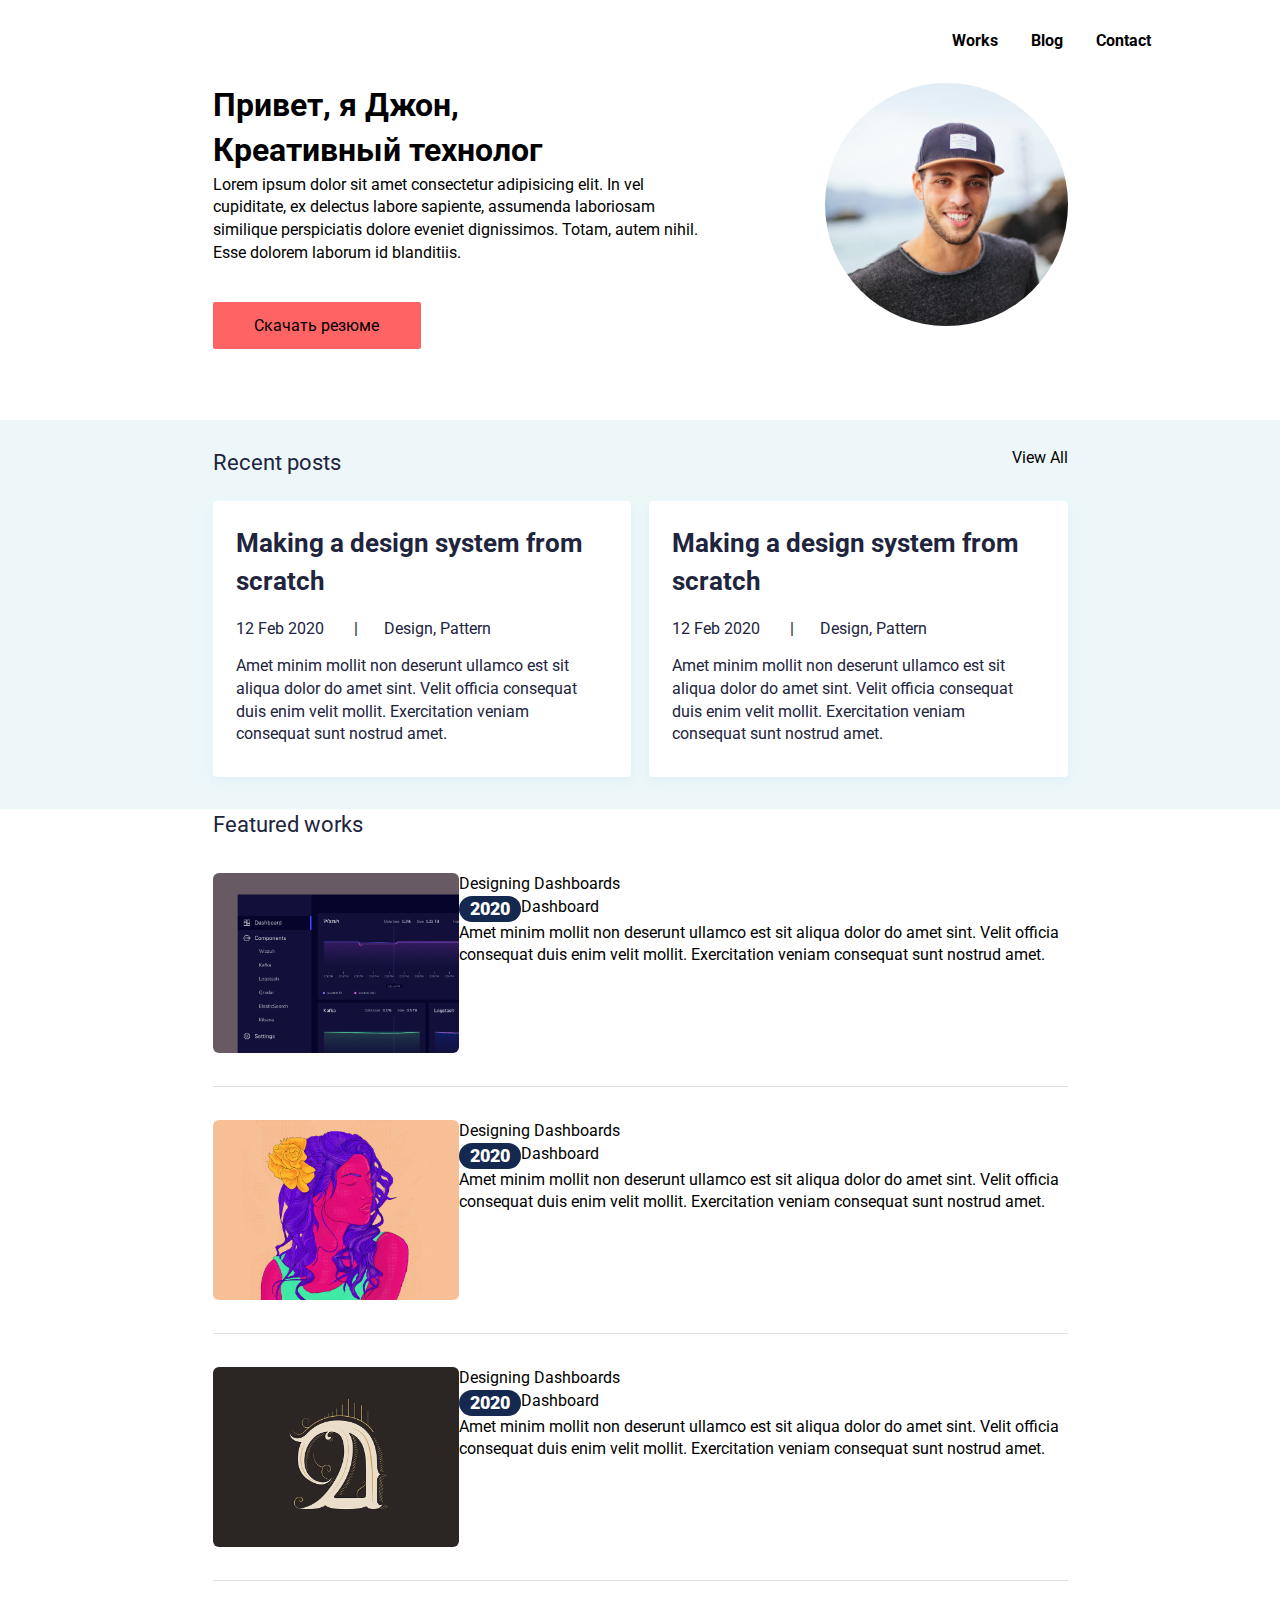
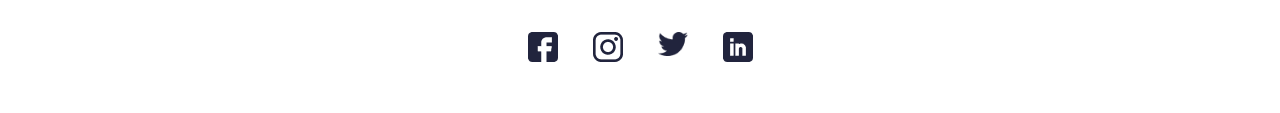
<file: index.html>
<!DOCTYPE html>
<html lang="ru">

<head>
    <meta charset="UTF-8">
    <meta http-equiv="X-UA-Compatible" content="IE=edge">
    <meta name="viewport" content="width=device-width, initial-scale=1.0">
    <link rel="preconnect" href="https://fonts.googleapis.com">
    <link rel="preconnect" href="https://fonts.gstatic.com" crossorigin>
    <link href="https://fonts.googleapis.com/css2?family=Roboto:wght@400;500;700;900&display=swap" rel="stylesheet">
    <link rel="stylesheet" href="css/normalize.css">
    <link rel="stylesheet" href="css/style.css">
    <title>Портфолио</title>
</head>

<body>
    <div class="wrapper">
        <header class="header">
            <div class="container header__container">
                <nav class="nav">
                    <ul class="nav__list">
                        <li class="nav__item">
                            <a href="#" class="nav__link"> <b> Works</b></a>
                        </li>
                        <li class="nav__item">
                            <a href="#" class="nav__link"> <b> Blog</b></a>
                        </li>
                        <li class="nav__item">
                            <a href="#" class="nav__link"> <b> Contact</b></a>
                        </li>
                    </ul>
                </nav>
                <div class="header-burger">
                    <div class="header-burger__el"></div>
                </div>
            </div>
        </header>
        <main class="main">
            <section class="about">
                <div class="container about__container">
                    <div class="about__info">
                        <h1 class="title about__title">
                            Привет, я Джон, <br>
                            Креативный технолог
                        </h1>
                        <div class="about__desc">
                            Lorem ipsum dolor sit amet consectetur adipisicing elit. In vel cupiditate, ex delectus
                            labore
                            sapiente, assumenda laboriosam similique perspiciatis dolore eveniet dignissimos. Totam,
                            autem
                            nihil. Esse dolorem laborum id blanditiis.
                        </div>
                        <button class="button download-btn">Скачать резюме</button>
                    </div>
                    <div class="about__avatar">
                        <img src="img/John.png" alt="Автар" class="about__img">
                    </div>
                </div>
            </section>
            <section class="recent-posts">
                <div class="container">
                    <div class="recent-posts__top">
                        <div class="title-category recent-posts__title">Recent posts</div>
                        <a href="#" class="recent-posts__link">View All</a>
                    </div>
                    <div class="recent-posts__articles">
                        <article class="recent-posts__article">
                            <div class="recent-posts__subtitle">
                                Making a design system from scratch
                            </div>
                            <div class="recent-posts__info">
                                12 Feb 2020 <span class="recent-post__separator">|</span>Design, Pattern
                            </div>
                            <div class="recent-posts__text">Amet minim mollit non deserunt ullamco est sit aliqua dolor
                                do amet sint. Velit officia consequat duis enim velit mollit. Exercitation veniam
                                consequat sunt nostrud amet.</div>
                        </article>
                        <article class="recent-posts__article">
                            <div class="recent-posts__subtitle">
                                Making a design system from scratch
                            </div>
                            <div class="recent-posts__info">
                                12 Feb 2020 <span class="recent-post__separator">|</span>Design, Pattern
                            </div>
                            <div class="recent-posts__text">Amet minim mollit non deserunt ullamco est sit aliqua dolor
                                do amet sint. Velit officia consequat duis enim velit mollit. Exercitation veniam
                                consequat sunt nostrud amet.</div>
                        </article>
                    </div>
                </div>
            </section>
            <section class="featured">
                <div class="container">
                    <div class="title-category">Featured works</div>
                    <div class="featured__works">
                        <article class="work">
                            <div class="work__img-wrap">
                                <img src="img/e719e9d93c02a87ba51308ebb0297cdf.png" alt="" class="work__img">
                            </div>
                            <div class="work__info">
                                <div class="work__title">Designing Dashboards</div>
                                <div class="work__date-block">
                                    <div class="work__date">2020</div>
                                    <div class="work__category">Dashboard</div>
                                </div>
                                <div class="work__text">
                                    Amet minim mollit non deserunt ullamco est sit aliqua dolor do amet sint. Velit
                                    officia consequat duis enim velit mollit. Exercitation veniam consequat sunt nostrud
                                    amet.
                                </div>
                            </div>
                        </article>
                        <article class="work">
                            <div class="work__img-wrap">
                                <img src="img/6f359e2db24fc4e08bfd61cf50427139.png" alt="" class="work__img">
                            </div>
                            <div class="work__info">
                                <div class="work__title">Designing Dashboards</div>
                                <div class="work__date-block">
                                    <div class="work__date">2020</div>
                                    <div class="work__category">Dashboard</div>
                                </div>
                                <div class="work__text">
                                    Amet minim mollit non deserunt ullamco est sit aliqua dolor do amet sint. Velit
                                    officia consequat duis enim velit mollit. Exercitation veniam consequat sunt nostrud
                                    amet.
                                </div>
                            </div>
                        </article>
                        <article class="work">
                            <div class="work__img-wrap">
                                <img src="img/a561b38768fbe6667854fc00641b25fb.png" alt="" class="work__img">
                            </div>
                            <div class="work__info">
                                <div class="work__title">Designing Dashboards</div>
                                <div class="work__date-block">
                                    <div class="work__date">2020</div>
                                    <div class="work__category">Dashboard</div>
                                </div>
                                <div class="work__text">
                                    Amet minim mollit non deserunt ullamco est sit aliqua dolor do amet sint. Velit
                                    officia consequat duis enim velit mollit. Exercitation veniam consequat sunt nostrud
                                    amet.
                                </div>
                            </div>
                        </article>
                    </div>
                </div>
            </section>
            <footer class="container footer">
                <div class="footer__content">
                    <ul class="footer__social-list">
                        <li class="footer__social-item">
                            <a href="" class="footer__social-link footer__social-link--fb">fb</a>
                        </li>
                        <li class="footer__social-item">
                            <a href="" class="footer__social-link footer__social-link--insta">insta</a>
                        </li>
                        <li class="footer__social-item">
                            <a href="" class="footer__social-link footer__social-link--tw">tw</a>
                        </li>
                        <li class="footer__social-item">
                            <a href="" class="footer__social-link footer__social-link--in">in</a>
                        </li>
                    </ul>
                </div>
            </footer>
        </main>
    </div>
</body>

</html>
</file>
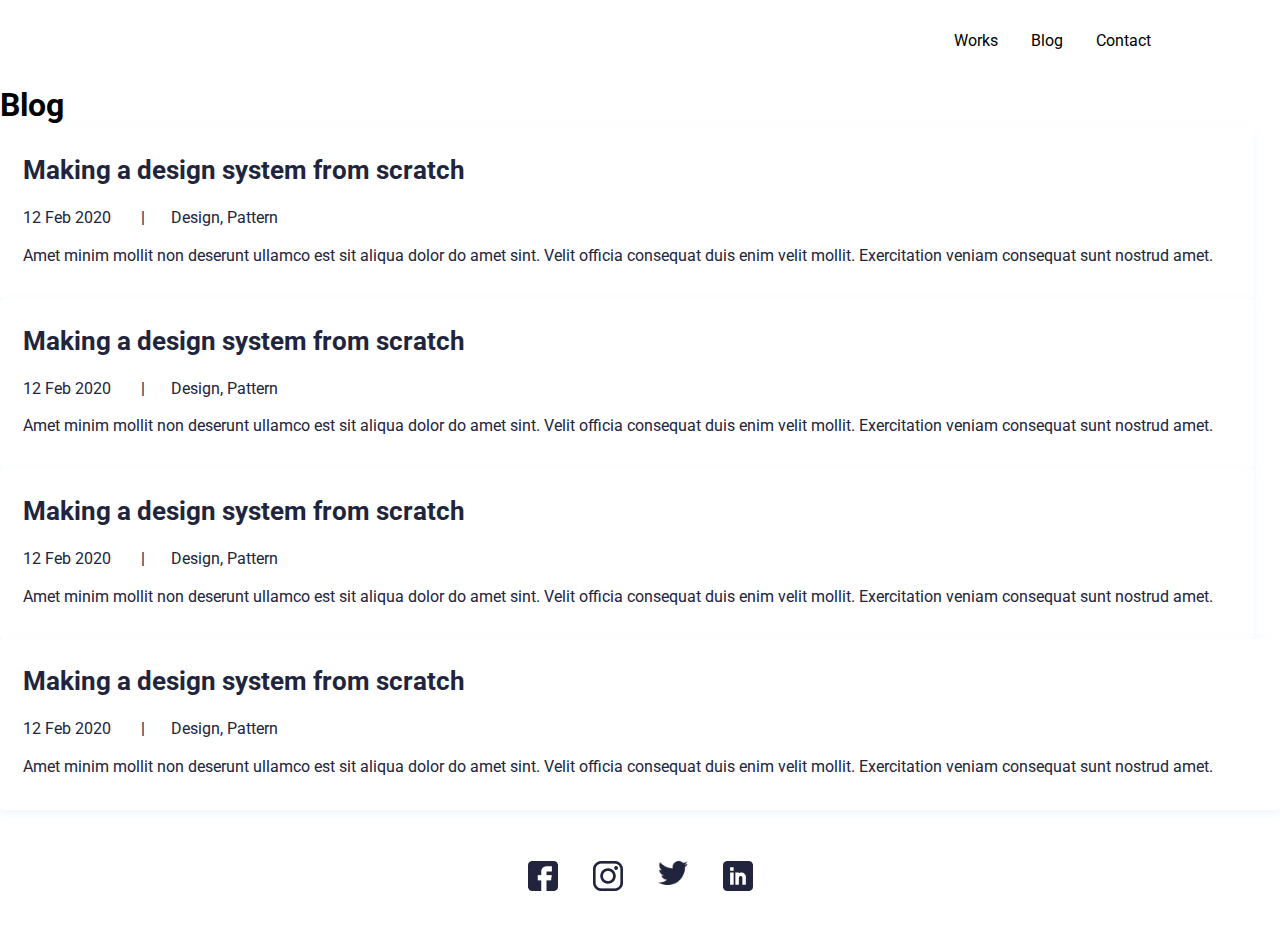
<file: blog.html>
<!DOCTYPE html>
<html lang="ru">

<head>
    <meta charset="UTF-8">
    <meta http-equiv="X-UA-Compatible" content="IE=edge">
    <meta name="viewport" content="width=device-width, initial-scale=1.0">
    <link rel="preconnect" href="https://fonts.googleapis.com">
    <link rel="preconnect" href="https://fonts.gstatic.com" crossorigin>
    <link href="https://fonts.googleapis.com/css2?family=Roboto:wght@400;500;700;900&display=swap" rel="stylesheet">
    <link rel="stylesheet" href="css/normalize.css">
    <link rel="stylesheet" href="css/style.css">
    <title>Портфолио</title>
</head>

<body>
    <div class="wrapper">
        <header class="header">
            <div class="container header__container">
                <nav class="nav">
                    <ul class="nav__list">
                        <li class="nav__item">
                            <a href="#" class="nav__link">Works</a>
                        </li>
                        <li class="nav__item">
                            <a href="blog.html" class="nav__link">Blog</a>
                        </li>
                        <li class="nav__item">
                            <a href="index.html" class="nav__link">Contact</a>
                        </li>
                    </ul>
                </nav>
                <div class="header-burger">
                    <div class="header-burger__el"></div>
                </div>
            </div>
        </header>




        <main class="main">
            <div class="blog-page container"></div>
            <h1 class="title">Blog</h1>
            <div class="blog__articles">
                <article class="recent-posts__article">
                    <div class="blog__subtitle">
                        Making a design system from scratch
                    </div>
                    <div class="blog__info">
                        12 Feb 2020 <span class="blog__separator">|</span>Design, Pattern
                    </div>
                    <div class="blog__text">Amet minim mollit non deserunt ullamco est sit aliqua dolor
                        do amet sint. Velit officia consequat duis enim velit mollit. Exercitation veniam
                        consequat sunt nostrud amet.</div>
                </article>
                <article class="recent-posts__article">
                    <div class="blog__subtitle">
                        Making a design system from scratch
                    </div>
                    <div class="blog__info">
                        12 Feb 2020 <span class="blog__separator">|</span>Design, Pattern
                    </div>
                    <div class="blog__text">Amet minim mollit non deserunt ullamco est sit aliqua dolor
                        do amet sint. Velit officia consequat duis enim velit mollit. Exercitation veniam
                        consequat sunt nostrud amet.</div>
                </article>
                <article class="recent-posts__article">
                    <div class="blog__subtitle">
                        Making a design system from scratch
                    </div>
                    <div class="blog__info">
                        12 Feb 2020 <span class="blog__separator">|</span>Design, Pattern
                    </div>
                    <div class="blog__text">Amet minim mollit non deserunt ullamco est sit aliqua dolor
                        do amet sint. Velit officia consequat duis enim velit mollit. Exercitation veniam
                        consequat sunt nostrud amet.</div>
                </article>
                <article class="blog__article">
                    <div class="blog__subtitle">
                        Making a design system from scratch
                    </div>
                    <div class="blog__info">
                        12 Feb 2020 <span class="blog__separator">|</span>Design, Pattern
                    </div>
                    <div class="blog__text">Amet minim mollit non deserunt ullamco est sit aliqua dolor
                        do amet sint. Velit officia consequat duis enim velit mollit. Exercitation veniam
                        consequat sunt nostrud amet.</div>
                </article>
            </div>
        </main>




        <footer class="container footer">
            <div class="footer__content">
                <ul class="footer__social-list">
                    <li class="footer__social-item">
                        <a href="" class="footer__social-link footer__social-link--fb">fb</a>
                    </li>
                    <li class="footer__social-item">
                        <a href="" class="footer__social-link footer__social-link--insta">insta</a>
                    </li>
                    <li class="footer__social-item">
                        <a href="" class="footer__social-link footer__social-link--tw">tw</a>
                    </li>
                    <li class="footer__social-item">
                        <a href="" class="footer__social-link footer__social-link--in">in</a>
                    </li>
                </ul>
            </div>
        </footer>
    </div>
</body>

</html>
</file>
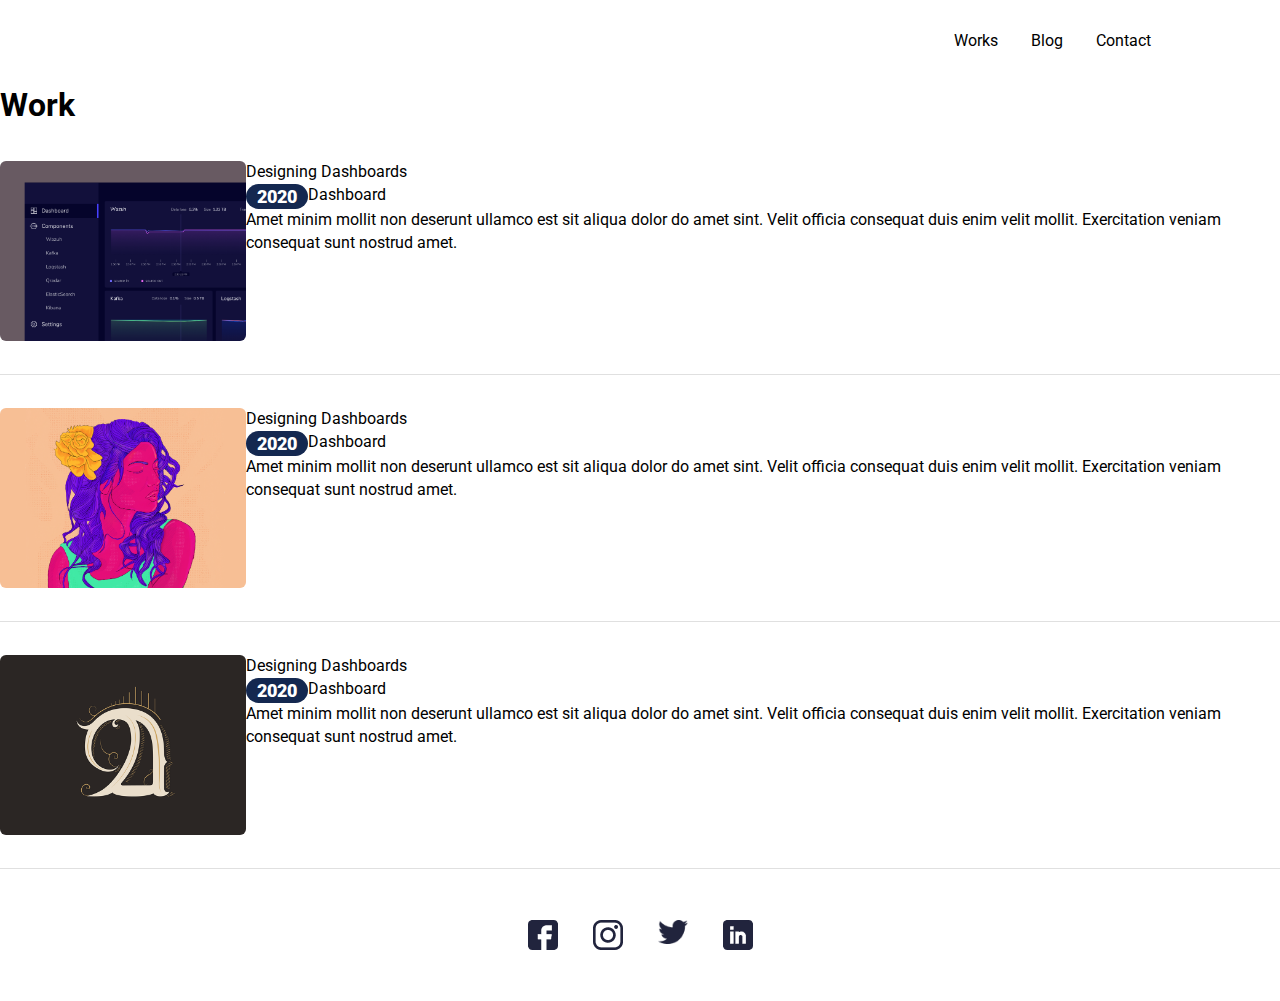
<file: work.html>
<!DOCTYPE html>
<html lang="ru">

<head>
    <meta charset="UTF-8">
    <meta http-equiv="X-UA-Compatible" content="IE=edge">
    <meta name="viewport" content="width=device-width, initial-scale=1.0">
    <link rel="preconnect" href="https://fonts.googleapis.com">
    <link rel="preconnect" href="https://fonts.gstatic.com" crossorigin>
    <link href="https://fonts.googleapis.com/css2?family=Roboto:wght@400;500;700;900&display=swap" rel="stylesheet">
    <link rel="stylesheet" href="css/normalize.css">
    <link rel="stylesheet" href="css/style.css">
    <title>Портфолио</title>
</head>

<body>
    <div class="wrapper">
        <header class="header">
            <div class="container header__container">
                <nav class="nav">
                    <ul class="nav__list">
                        <li class="nav__item">
                            <a href="#" class="nav__link">Works</a>
                        </li>
                        <li class="nav__item">
                            <a href="blog.html" class="nav__link">Blog</a>
                        </li>
                        <li class="nav__item">
                            <a href="index.html" class="nav__link">Contact</a>
                        </li>
                    </ul>
                </nav>
                <div class="header-burger">
                    <div class="header-burger__el"></div>
                </div>
            </div>
        </header>
        <main class="main">
            <div class="works-page container"></div>
            <h1 class="title">Work</h1>
            <div class="works-page__articles">
                <article class="work">
                    <div class="work__img-wrap">
                        <img src="img/e719e9d93c02a87ba51308ebb0297cdf.png" alt="" class="work__img">
                    </div>
                    <div class="work__info">
                        <div class="work__title">Designing Dashboards</div>
                        <div class="work__date-block">
                            <div class="work__date">2020</div>
                            <div class="work__category">Dashboard</div>
                        </div>
                        <div class="work__text">
                            Amet minim mollit non deserunt ullamco est sit aliqua dolor do amet sint. Velit
                            officia consequat duis enim velit mollit. Exercitation veniam consequat sunt nostrud
                            amet.
                        </div>
                    </div>
                </article>
                <article class="work">
                    <div class="work__img-wrap">
                        <img src="img/6f359e2db24fc4e08bfd61cf50427139.png" alt="" class="work__img">
                    </div>
                    <div class="work__info">
                        <div class="work__title">Designing Dashboards</div>
                        <div class="work__date-block">
                            <div class="work__date">2020</div>
                            <div class="work__category">Dashboard</div>
                        </div>
                        <div class="work__text">
                            Amet minim mollit non deserunt ullamco est sit aliqua dolor do amet sint. Velit
                            officia consequat duis enim velit mollit. Exercitation veniam consequat sunt nostrud
                            amet.
                        </div>
                    </div>
                </article>
                <article class="work">
                    <div class="work__img-wrap">
                        <img src="img/a561b38768fbe6667854fc00641b25fb.png" alt="" class="work__img">
                    </div>
                    <div class="work__info">
                        <div class="work__title">Designing Dashboards</div>
                        <div class="work__date-block">
                            <div class="work__date">2020</div>
                            <div class="work__category">Dashboard</div>
                        </div>
                        <div class="work__text">
                            Amet minim mollit non deserunt ullamco est sit aliqua dolor do amet sint. Velit
                            officia consequat duis enim velit mollit. Exercitation veniam consequat sunt nostrud
                            amet.
                        </div>
                    </div>
                </article>
            </div>

        </main>
        <footer class="container footer">
            <div class="footer__content">
                <ul class="footer__social-list">
                    <li class="footer__social-item">
                        <a href="" class="footer__social-link footer__social-link--fb">fb</a>
                    </li>
                    <li class="footer__social-item">
                        <a href="" class="footer__social-link footer__social-link--insta">insta</a>
                    </li>
                    <li class="footer__social-item">
                        <a href="" class="footer__social-link footer__social-link--tw">tw</a>
                    </li>
                    <li class="footer__social-item">
                        <a href="" class="footer__social-link footer__social-link--in">in</a>
                    </li>
                </ul>
            </div>
        </footer>
    </div>
</body>

</html>
</file>
<file: css/style.css>
* {
    box-sizing: border-box;
}

html,
body {
    margin: 0;
    padding: 0;
    height: 100%;
    width: 100%;
}

body {
    font-family: 'Roboto', sans-serif;
    font-size: 16px;
    line-height: 1.42;
}

ul,
li {
    list-style: none;
    padding: 0;
    margin: 0;
}

a {
    text-decoration: none;
    color: #000000;
}

h1,
h2,
h3 {
    margin: 0;
}

.wrapper {
    min-height: 100%;
    overflow: hidden;
}

.container {
    max-width: 865px;
    padding: 0 5px;
    margin: 0 auto;
}

.header {
    padding-top: 30px;
    padding-bottom: 30px;
}

.header__container {
    max-width: 1032px;
    display: flex;
    justify-content: flex-end;
}

.download-btn {
    width: 208px;
height: 47px;
background: #FF6464;
border-radius: 2px;
border: 0ch;
margin-top: 38px;
margin-bottom: 71px;
}

.nav__list {
    display: flex;
}

.nav__item {
    margin-left: 33px;
}

.header-burger {
    width: 30px;
    height: 20px;
    display: none;
    align-items: center;
    margin-right: 18px;
}

.header-burger__el {
    height: 2px;
    width: 100%;
    background-color: #21243D;
    position: relative;
}

.header-burger__el::before,
.header-burger__el::after {
    content: "";
    height: 2px;
    width: 100%;
    background-color: #21243D;
    position: absolute;
}

.header-burger__el::before {
    top: -9px;
}

.header-burger__el::after {
    bottom: -9px;
}

@media (max-width: 480px) {
    .header {
        padding-top: 20px;
    }

    .nav {
        display: none;
    }

    .header-burger {
        display: flex;
    }
}

.about__container {
    display: flex;
}

.about__info {
    padding-right: 13%;
}

.about__avatar {
    width: 243px;
    height: 243px;
    border-radius: 50%;
    overflow: hidden;
    flex-shrink: 0;
}

.about__img {
    width: 100%;
    height: 100%;
    object-fit: cover;
}

.title-category {
    font-size: 22px;
    color: #21243D;
}

@media (max-width: 480px) {
    .about__container {
        flex-direction: column-reverse;
        align-items: center;
        text-align: center;
    }

    .about__info {
        padding: 0px 19px;
    }

    .about__avatar {
        width: 170px;
        height: 170px;
    }
}

.recent-posts {
    background-color: #EDF7FA;
    padding: 27px 0px 32px;
}

.recent-posts__top {
    display: flex;
    justify-content: space-between;
    margin-bottom: 22px;
}

.recent-posts__articles {
    display: flex;
}

.recent-posts__article {
    background: #FFFFFF;
    box-shadow: 0px 4px 10px rgba(187, 225, 250, 0.25);
    border-radius: 4px;
    margin-right: 2%;
    padding: 24px 27px 31px 23px;
    color: #21243D;
}

.recent-posts__article:last-child {
    margin-right: 0;
}

.recent-posts__subtitle {
    font-style: normal;
    font-weight: bold;
    font-size: 26px;
    line-height: 1.46;
    margin-bottom: 17px;
}

.recent-posts__info {
    margin-bottom: 15px;
}

.recent-post__separator {
    margin: 0px 26px;
}

@media (max-width: 480px) {
    .recent-posts__title {
        font-size: 18px;
    }

    .recent-posts__top {
        justify-content: center;
        margin-bottom: 18px;
    }

    .recent-posts__link {
        display: none;
    }

    .recent-posts__articles {
        flex-direction: column;
        padding-right: 5px;
        padding-left: 5px;
    }

    .recent-posts__article {
        margin-right: 0;
        padding: 15px 20px 22px;
        margin-bottom: 17px;
    }
}

.work {
    display: flex;
    padding: 33px 0px;
    border-bottom: 1px solid #E0E0E0;
}

.work__img-wrap {
    max-width: 246px;
    max-height: 180px;
    overflow: hidden;
    flex-shrink: 0;
    border-radius: 6px;
}

.work__img {
    height: 100%;
    width: 100%;
    object-fit: cover;
}

.work__date-block {
    display: flex;
}

.work__date {
    background: #142850;
    border-radius: 16px;
    color: #FFFFFF;
    min-height: 25px;
    min-width: 62px;
    display: flex;
    justify-content: center;
    align-items: center;
    font-size: 18px;
    font-weight: 900;
}

@media (max-width: 480px) {
    .featured__works {
        display: flex;
        width: 95%;
        overflow: auto;
    }

    .work {
        flex-direction: column;
        flex: 0 0 100%;
        margin-right: 2.5%;
    }

    .work__img-wrap {
        max-width: 100%;
        max-height: 230px;
        overflow: hidden;
        flex-shrink: 0;
        border-radius: 6px;
    }
}

.footer {
    padding: 51px 0px;
    display: flex;
    flex-direction: column;
    justify-content: center;
    align-items: center;
}

.footer__social-list {
    display: flex;
}

.footer__social-item {
    margin-right: 35px;
    width: 30px;
    height: 30px;
}

.footer__social-item:last-child {
    margin-right: 0;
}

.footer__social-link {
    display: block;
    background-repeat: no-repeat;
    background-size: contain;
    font-size: 0px;
    height: 100%;
    width: 100%;
}

.footer__social-link--fb {
    background-image: url(../img/icons/fb.png);
}

.footer__social-link--insta {
    background-image: url(../img/icons/insta.png);
}

.footer__social-link--tw {
    background-image: url(../img/icons/twitter.png);
}

.footer__social-link--in {
    background-image: url(../img/icons/Linkedin.png);
}














.blog-page-container {
    margin: 235 160;
}


.blog__top {
    display: flex;
    
    margin-bottom: 22px;
}



.blog__article {
    background: #FFFFFF;
    box-shadow: 0px 4px 10px rgba(187, 225, 250, 0.25);
    border-radius: 4px;
    margin-right: 2%;
    padding: 24px 27px 31px 23px;
    color: #21243D;
   
}

.blog__article:last-child {
    margin-right: 0;
}

.blog__subtitle {
    font-style: normal;
    font-weight: bold;
    font-size: 26px;
    line-height: 1.46;
    margin-bottom: 17px;
}

.blog__info {
    margin-bottom: 15px;
}

.blog__separator {
    margin: 0px 26px;
}
</file>
